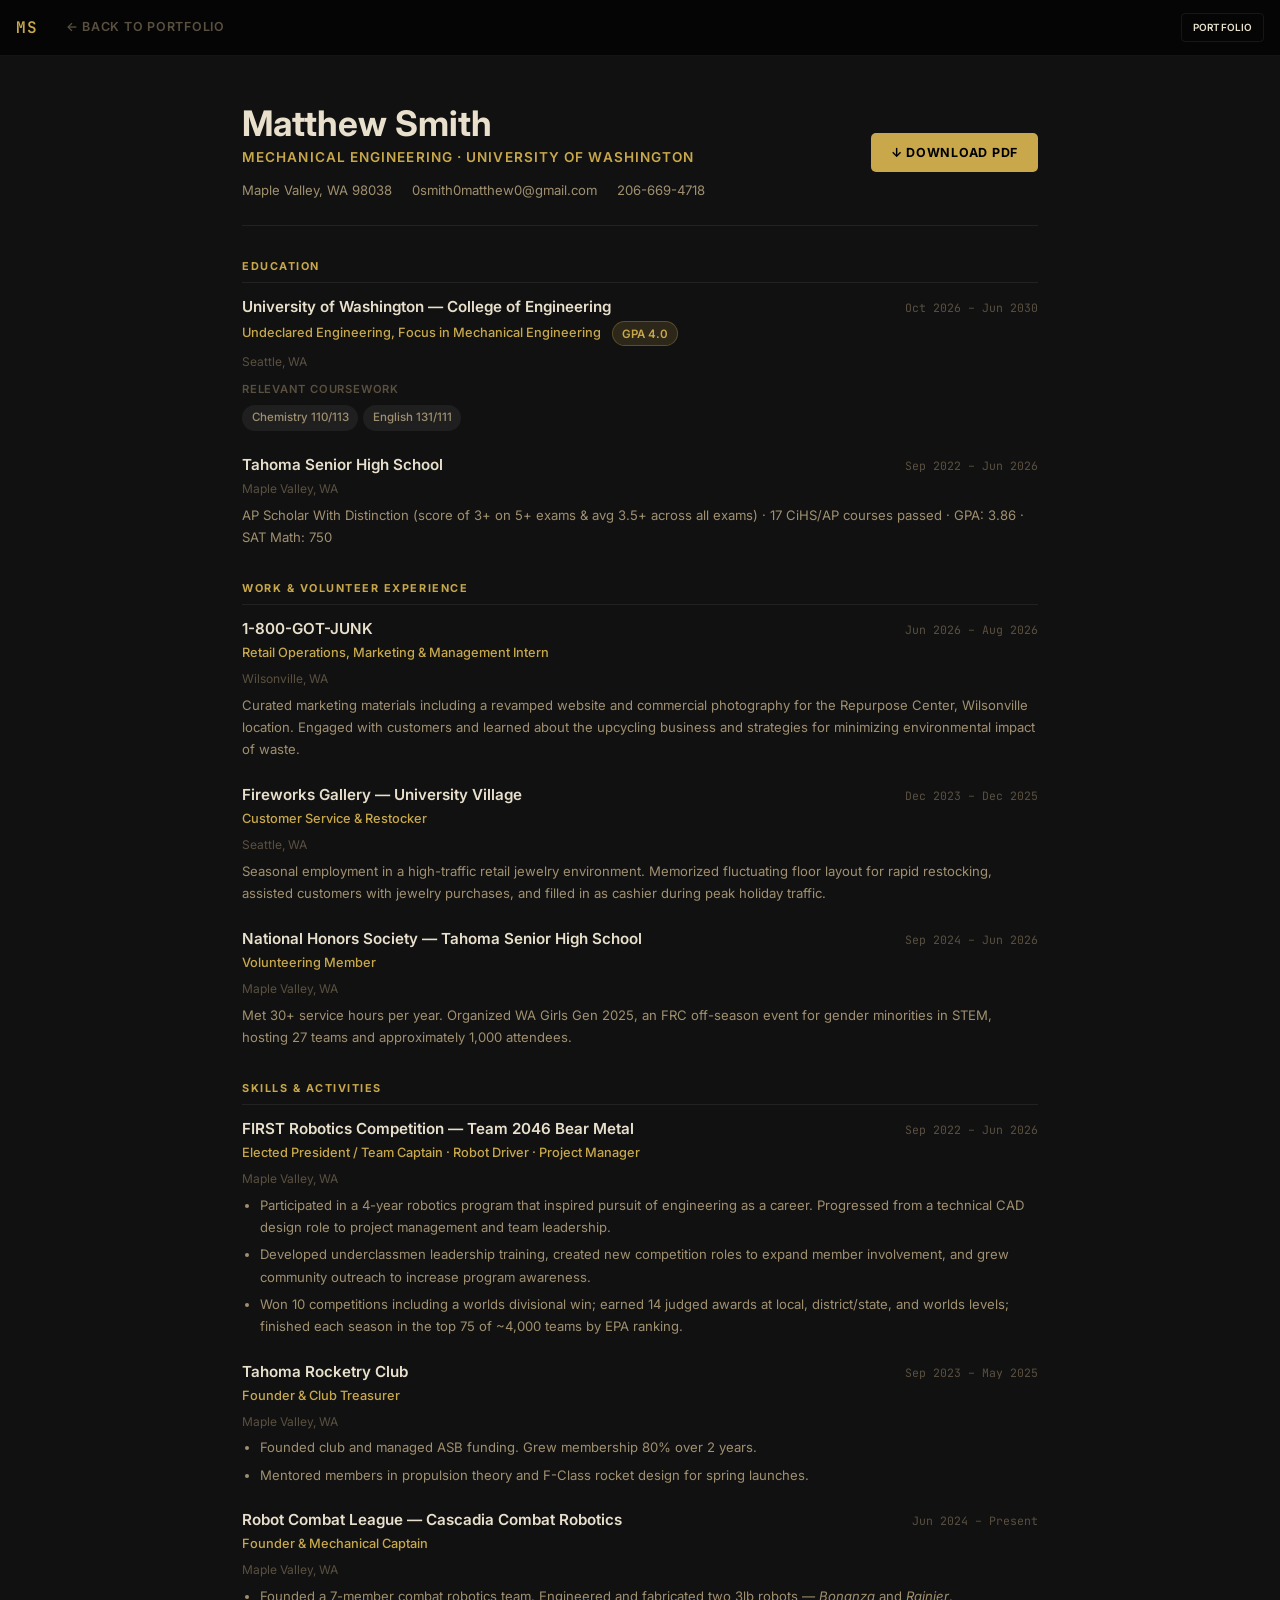
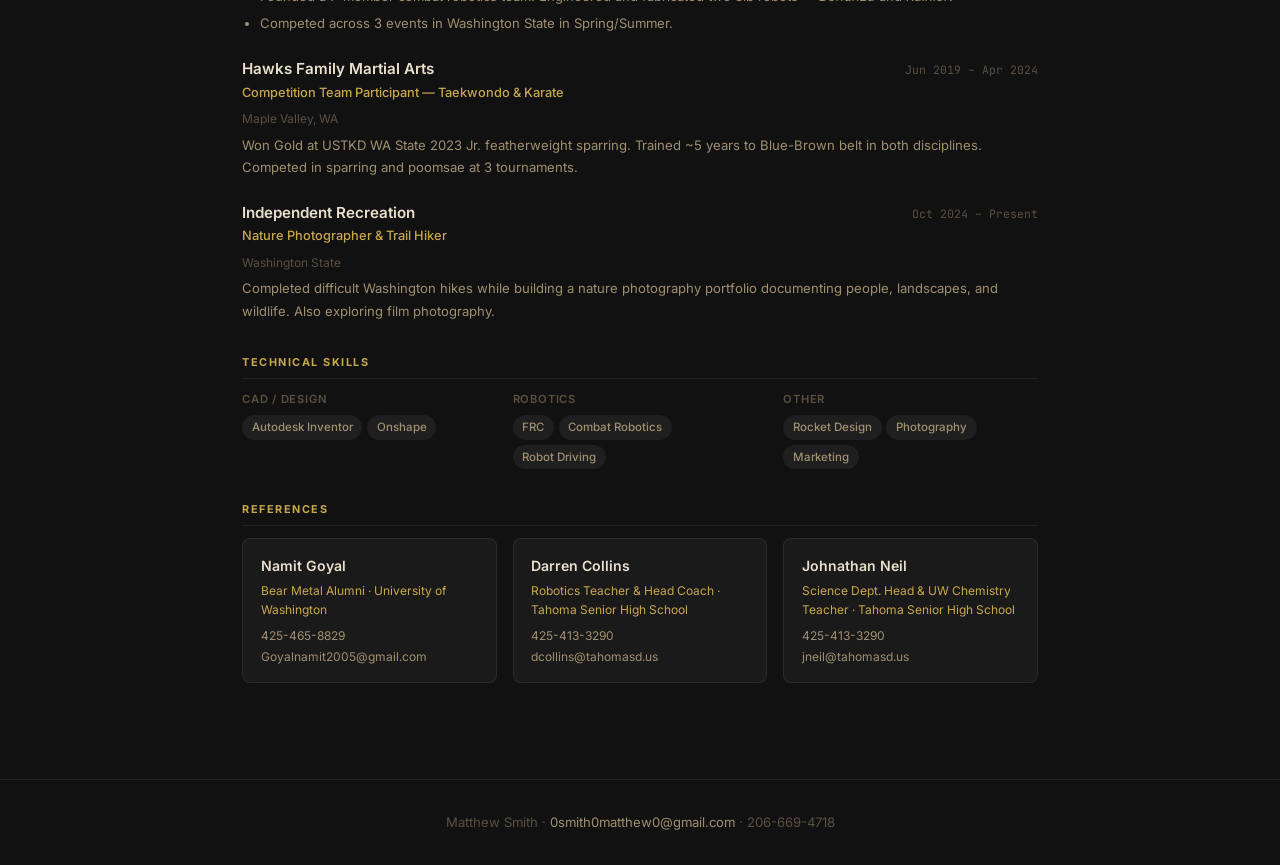
<file: resume.html>
<!DOCTYPE html>
<html lang="en" data-theme="dark">
<head>
  <meta charset="UTF-8"/>
  <meta name="viewport" content="width=device-width, initial-scale=1.0"/>
  <title>Matthew Smith — Resume</title>
  <link rel="preconnect" href="https://fonts.googleapis.com"/>
  <link href="https://fonts.googleapis.com/css2?family=Inter:wght@400;500;600;700&family=JetBrains+Mono:wght@400;600&display=swap" rel="stylesheet"/>
  <link rel="stylesheet" href="style.css"/>
  <style>
    .resume-page {
      max-width: 860px;
      margin: 0 auto;
      padding: calc(var(--header-h) + 3rem) 2rem 4rem;
    }

    .resume-header {
      display: flex;
      align-items: flex-start;
      justify-content: space-between;
      gap: 2rem;
      padding-bottom: 1.5rem;
      border-bottom: 1px solid var(--border);
      margin-bottom: 2rem;
      flex-wrap: wrap;
    }

    .resume-name {
      font-size: 2.2rem;
      font-weight: 700;
      color: var(--text-primary);
      margin: 0 0 0.25rem;
      line-height: 1.1;
    }

    .resume-title {
      font-size: 0.85rem;
      color: var(--accent);
      font-weight: 600;
      letter-spacing: 0.08em;
      text-transform: uppercase;
      margin: 0 0 0.75rem;
    }

    .resume-contact {
      display: flex;
      flex-wrap: wrap;
      gap: 0.4rem 1.25rem;
      font-size: 0.82rem;
      color: var(--text-secondary);
    }
    .resume-contact a { color: var(--text-secondary); transition: color 0.2s; }
    .resume-contact a:hover { color: var(--accent); }

    .pdf-btn {
      display: inline-flex;
      align-items: center;
      gap: 0.4rem;
      padding: 0.6rem 1.25rem;
      background: var(--accent);
      color: #000;
      font-size: 0.78rem;
      font-weight: 700;
      letter-spacing: 0.06em;
      text-transform: uppercase;
      border-radius: 5px;
      white-space: nowrap;
      transition: background 0.2s;
      flex-shrink: 0;
      align-self: center;
    }
    .pdf-btn:hover { background: var(--accent-dark); color: #fff; }

    .resume-section { margin-bottom: 2rem; }

    .resume-section-title {
      font-size: 0.68rem;
      font-weight: 700;
      letter-spacing: 0.14em;
      text-transform: uppercase;
      color: var(--accent);
      margin-bottom: 0.75rem;
      padding-bottom: 0.4rem;
      border-bottom: 1px solid var(--border);
    }

    .resume-entry { margin-bottom: 1.4rem; }

    .entry-header {
      display: flex;
      justify-content: space-between;
      align-items: baseline;
      gap: 1rem;
      flex-wrap: wrap;
      margin-bottom: 0.1rem;
    }

    .entry-title {
      font-size: 0.95rem;
      font-weight: 600;
      color: var(--text-primary);
    }

    .entry-date {
      font-size: 0.72rem;
      color: var(--text-muted);
      font-family: 'JetBrains Mono', monospace;
      white-space: nowrap;
    }

    .entry-sub {
      font-size: 0.8rem;
      color: var(--accent);
      font-weight: 500;
      margin-bottom: 0.35rem;
    }

    .entry-loc {
      font-size: 0.75rem;
      color: var(--text-muted);
      margin-bottom: 0.35rem;
    }

    .entry-detail {
      font-size: 0.82rem;
      color: var(--text-secondary);
      line-height: 1.7;
    }

    .entry-detail ul {
      margin: 0.3rem 0 0 1.1rem;
      padding: 0;
    }
    .entry-detail li { margin-bottom: 0.3rem; }

    .skills-grid {
      display: grid;
      grid-template-columns: repeat(auto-fill, minmax(190px, 1fr));
      gap: 1rem;
    }

    .skill-group-title {
      font-size: 0.7rem;
      font-weight: 600;
      letter-spacing: 0.07em;
      text-transform: uppercase;
      color: var(--text-muted);
      margin-bottom: 0.4rem;
    }

    .skill-tags { display: flex; flex-wrap: wrap; gap: 0.3rem; }

    .skill-tag {
      padding: 0.2rem 0.6rem;
      border-radius: 999px;
      background: var(--tag-bg);
      color: var(--text-secondary);
      font-size: 0.72rem;
      font-weight: 500;
    }

    .gpa-badge {
      display: inline-block;
      padding: 0.15rem 0.55rem;
      border-radius: 999px;
      background: rgba(200,168,75,0.15);
      border: 1px solid rgba(200,168,75,0.3);
      color: var(--accent);
      font-size: 0.72rem;
      font-weight: 600;
      margin-left: 0.5rem;
      vertical-align: middle;
    }

    .ref-grid {
      display: grid;
      grid-template-columns: repeat(auto-fill, minmax(240px, 1fr));
      gap: 1rem;
    }

    .ref-card {
      background: var(--card-bg);
      border: 1px solid var(--border);
      border-radius: 8px;
      padding: 1rem 1.1rem;
    }

    .ref-name {
      font-size: 0.88rem;
      font-weight: 600;
      color: var(--text-primary);
      margin-bottom: 0.2rem;
    }

    .ref-role {
      font-size: 0.75rem;
      color: var(--accent);
      margin-bottom: 0.4rem;
    }

    .ref-contact {
      font-size: 0.75rem;
      color: var(--text-secondary);
      display: flex;
      flex-direction: column;
      gap: 0.15rem;
    }
    .ref-contact a { color: var(--text-secondary); transition: color 0.2s; }
    .ref-contact a:hover { color: var(--accent); }

    @media (max-width: 600px) {
      .resume-header { flex-direction: column; }
      .pdf-btn { align-self: flex-start; }
    }
  </style>
</head>
<body>

  <header class="site-header">
    <a class="site-logo" href="index.html">MS</a>
    <nav class="proj-nav">
      <a href="index.html">← Back to Portfolio</a>
    </nav>
    <a class="resume-btn" href="index.html">Portfolio</a>
    <button class="burger" id="burger" aria-label="Menu">&#9776;</button>
  </header>

  <div class="mobile-nav" id="mobileNav">
    <a href="index.html">← Back to Portfolio</a>
  </div>

  <main class="resume-page">

    <!-- ── HEADER ── -->
    <div class="resume-header">
      <div>
        <h1 class="resume-name">Matthew Smith</h1>
        <p class="resume-title">Mechanical Engineering · University of Washington</p>
        <div class="resume-contact">
          <span>Maple Valley, WA 98038</span>
          <a href="mailto:0smith0matthew0@gmail.com">0smith0matthew0@gmail.com</a>
          <a href="tel:2066694718">206-669-4718</a>
        </div>
      </div>
      <a class="pdf-btn" href="assets/matthew-smith-resume.pdf" target="_blank">↓ Download PDF</a>
    </div>

    <!-- ── EDUCATION ── -->
    <div class="resume-section">
      <div class="resume-section-title">Education</div>

      <div class="resume-entry">
        <div class="entry-header">
          <span class="entry-title">University of Washington — College of Engineering</span>
          <span class="entry-date">Oct 2026 – Jun 2030</span>
        </div>
        <div class="entry-sub">Undeclared Engineering, Focus in Mechanical Engineering <span class="gpa-badge">GPA 4.0</span></div>
        <div class="entry-loc">Seattle, WA</div>
        <div class="entry-detail">
          <span class="skill-group-title">Relevant Coursework</span>
          <div class="skill-tags" style="margin-top:0.35rem">
            <span class="skill-tag">Chemistry 110/113</span>
            <span class="skill-tag">English 131/111</span>
          </div>
        </div>
      </div>

      <div class="resume-entry">
        <div class="entry-header">
          <span class="entry-title">Tahoma Senior High School</span>
          <span class="entry-date">Sep 2022 – Jun 2026</span>
        </div>
        <div class="entry-loc">Maple Valley, WA</div>
        <div class="entry-detail">
          AP Scholar With Distinction (score of 3+ on 5+ exams &amp; avg 3.5+ across all exams) · 17 CiHS/AP courses passed · GPA: 3.86 · SAT Math: 750
        </div>
      </div>
    </div>

    <!-- ── WORK / VOLUNTEER ── -->
    <div class="resume-section">
      <div class="resume-section-title">Work &amp; Volunteer Experience</div>

      <div class="resume-entry">
        <div class="entry-header">
          <span class="entry-title">1-800-GOT-JUNK</span>
          <span class="entry-date">Jun 2026 – Aug 2026</span>
        </div>
        <div class="entry-sub">Retail Operations, Marketing &amp; Management Intern</div>
        <div class="entry-loc">Wilsonville, WA</div>
        <div class="entry-detail">
          Curated marketing materials including a revamped website and commercial photography for the Repurpose Center, Wilsonville location. Engaged with customers and learned about the upcycling business and strategies for minimizing environmental impact of waste.
        </div>
      </div>

      <div class="resume-entry">
        <div class="entry-header">
          <span class="entry-title">Fireworks Gallery — University Village</span>
          <span class="entry-date">Dec 2023 – Dec 2025</span>
        </div>
        <div class="entry-sub">Customer Service &amp; Restocker</div>
        <div class="entry-loc">Seattle, WA</div>
        <div class="entry-detail">
          Seasonal employment in a high-traffic retail jewelry environment. Memorized fluctuating floor layout for rapid restocking, assisted customers with jewelry purchases, and filled in as cashier during peak holiday traffic.
        </div>
      </div>

      <div class="resume-entry">
        <div class="entry-header">
          <span class="entry-title">National Honors Society — Tahoma Senior High School</span>
          <span class="entry-date">Sep 2024 – Jun 2026</span>
        </div>
        <div class="entry-sub">Volunteering Member</div>
        <div class="entry-loc">Maple Valley, WA</div>
        <div class="entry-detail">
          Met 30+ service hours per year. Organized WA Girls Gen 2025, an FRC off-season event for gender minorities in STEM, hosting 27 teams and approximately 1,000 attendees.
        </div>
      </div>
    </div>

    <!-- ── SKILLS & ACTIVITIES ── -->
    <div class="resume-section">
      <div class="resume-section-title">Skills &amp; Activities</div>

      <div class="resume-entry">
        <div class="entry-header">
          <span class="entry-title">FIRST Robotics Competition — Team 2046 Bear Metal</span>
          <span class="entry-date">Sep 2022 – Jun 2026</span>
        </div>
        <div class="entry-sub">Elected President / Team Captain · Robot Driver · Project Manager</div>
        <div class="entry-loc">Maple Valley, WA</div>
        <div class="entry-detail">
          <ul>
            <li>Participated in a 4-year robotics program that inspired pursuit of engineering as a career. Progressed from a technical CAD design role to project management and team leadership.</li>
            <li>Developed underclassmen leadership training, created new competition roles to expand member involvement, and grew community outreach to increase program awareness.</li>
            <li>Won 10 competitions including a worlds divisional win; earned 14 judged awards at local, district/state, and worlds levels; finished each season in the top 75 of ~4,000 teams by EPA ranking.</li>
          </ul>
        </div>
      </div>

      <div class="resume-entry">
        <div class="entry-header">
          <span class="entry-title">Tahoma Rocketry Club</span>
          <span class="entry-date">Sep 2023 – May 2025</span>
        </div>
        <div class="entry-sub">Founder &amp; Club Treasurer</div>
        <div class="entry-loc">Maple Valley, WA</div>
        <div class="entry-detail">
          <ul>
            <li>Founded club and managed ASB funding. Grew membership 80% over 2 years.</li>
            <li>Mentored members in propulsion theory and F-Class rocket design for spring launches.</li>
          </ul>
        </div>
      </div>

      <div class="resume-entry">
        <div class="entry-header">
          <span class="entry-title">Robot Combat League — Cascadia Combat Robotics</span>
          <span class="entry-date">Jun 2024 – Present</span>
        </div>
        <div class="entry-sub">Founder &amp; Mechanical Captain</div>
        <div class="entry-loc">Maple Valley, WA</div>
        <div class="entry-detail">
          <ul>
            <li>Founded a 7-member combat robotics team. Engineered and fabricated two 3lb robots — <em>Bonanza</em> and <em>Rainier</em>.</li>
            <li>Competed across 3 events in Washington State in Spring/Summer.</li>
          </ul>
        </div>
      </div>

      <div class="resume-entry">
        <div class="entry-header">
          <span class="entry-title">Hawks Family Martial Arts</span>
          <span class="entry-date">Jun 2019 – Apr 2024</span>
        </div>
        <div class="entry-sub">Competition Team Participant — Taekwondo &amp; Karate</div>
        <div class="entry-loc">Maple Valley, WA</div>
        <div class="entry-detail">
          Won Gold at USTKD WA State 2023 Jr. featherweight sparring. Trained ~5 years to Blue-Brown belt in both disciplines. Competed in sparring and poomsae at 3 tournaments.
        </div>
      </div>

      <div class="resume-entry">
        <div class="entry-header">
          <span class="entry-title">Independent Recreation</span>
          <span class="entry-date">Oct 2024 – Present</span>
        </div>
        <div class="entry-sub">Nature Photographer &amp; Trail Hiker</div>
        <div class="entry-loc">Washington State</div>
        <div class="entry-detail">
          Completed difficult Washington hikes while building a nature photography portfolio documenting people, landscapes, and wildlife. Also exploring film photography.
        </div>
      </div>
    </div>

    <!-- ── TECHNICAL SKILLS ── -->
    <div class="resume-section">
      <div class="resume-section-title">Technical Skills</div>
      <div class="skills-grid">
        <div>
          <div class="skill-group-title">CAD / Design</div>
          <div class="skill-tags">
            <span class="skill-tag">Autodesk Inventor</span>
            <span class="skill-tag">Onshape</span>
          </div>
        </div>
        <div>
          <div class="skill-group-title">Robotics</div>
          <div class="skill-tags">
            <span class="skill-tag">FRC</span>
            <span class="skill-tag">Combat Robotics</span>
            <span class="skill-tag">Robot Driving</span>
          </div>
        </div>
        <div>
          <div class="skill-group-title">Other</div>
          <div class="skill-tags">
            <span class="skill-tag">Rocket Design</span>
            <span class="skill-tag">Photography</span>
            <span class="skill-tag">Marketing</span>
          </div>
        </div>
      </div>
    </div>

    <!-- ── REFERENCES ── -->
    <div class="resume-section">
      <div class="resume-section-title">References</div>
      <div class="ref-grid">
        <div class="ref-card">
          <div class="ref-name">Namit Goyal</div>
          <div class="ref-role">Bear Metal Alumni · University of Washington</div>
          <div class="ref-contact">
            <a href="tel:4254658829">425-465-8829</a>
            <a href="mailto:Goyalnamit2005@gmail.com">Goyalnamit2005@gmail.com</a>
          </div>
        </div>
        <div class="ref-card">
          <div class="ref-name">Darren Collins</div>
          <div class="ref-role">Robotics Teacher &amp; Head Coach · Tahoma Senior High School</div>
          <div class="ref-contact">
            <a href="tel:4254133290">425-413-3290</a>
            <a href="mailto:dcollins@tahomasd.us">dcollins@tahomasd.us</a>
          </div>
        </div>
        <div class="ref-card">
          <div class="ref-name">Johnathan Neil</div>
          <div class="ref-role">Science Dept. Head &amp; UW Chemistry Teacher · Tahoma Senior High School</div>
          <div class="ref-contact">
            <a href="tel:4254133290">425-413-3290</a>
            <a href="mailto:jneil@tahomasd.us">jneil@tahomasd.us</a>
          </div>
        </div>
      </div>
    </div>

  </main>

  <footer class="site-footer">
    <p>Matthew Smith &middot; <a href="mailto:0smith0matthew0@gmail.com">0smith0matthew0@gmail.com</a> &middot; 206-669-4718</p>
  </footer>

  <script>
    document.getElementById('burger').addEventListener('click', () => {
      document.getElementById('mobileNav').classList.toggle('open');
    });
  </script>

</body>
</html>
</file>
<file: style.css>
/* ── Reset & base ─────────────────────────────────────────── */
*, *::before, *::after { box-sizing: border-box; margin: 0; padding: 0; }

:root {
  --accent: #a07828;
  --accent-dark: #7a5a18;
  --bg-base: #f5f2ec;
  --bg-section-a: #eeebe3;
  --bg-section-b: #e8e0cc;
  --text-primary: #1a1610;
  --text-secondary: #5a4e38;
  --text-muted: #9a8e78;
  --header-bg: rgba(245,242,236,0.93);
  --header-border: rgba(0,0,0,0.08);
  --card-bg: rgba(0,0,0,0.04);
  --tag-bg: rgba(0,0,0,0.06);
  --border: rgba(0,0,0,0.08);
  --header-h: 56px;
}

[data-theme="dark"] {
  --accent: #c8a84b;
  --accent-dark: #a8882e;
  --bg-base: #111111;
  --bg-section-a: #161616;
  --bg-section-b: #1e1a0e;
  --text-primary: #e8e0cc;
  --text-secondary: #a09070;
  --text-muted: #5a5040;
  --header-bg: rgba(6,6,6,0.95);
  --header-border: rgba(255,255,255,0.06);
  --card-bg: rgba(255,255,255,0.04);
  --tag-bg: rgba(255,255,255,0.06);
  --border: rgba(255,255,255,0.07);
}

html { scroll-behavior: smooth; }

body {
  font-family: 'Inter', sans-serif;
  background: var(--bg-base);
  color: var(--text-primary);
  line-height: 1.6;
  transition: background 0.3s, color 0.3s;
}

a { color: inherit; text-decoration: none; }

/* ── Site header ──────────────────────────────────────────── */
.site-header {
  position: fixed;
  top: 0; left: 0; right: 0;
  height: var(--header-h);
  display: flex;
  align-items: center;
  background: var(--header-bg);
  backdrop-filter: blur(10px);
  border-bottom: 1px solid var(--header-border);
  z-index: 100;
  padding: 0 1rem;
  gap: 0;
}

.site-logo {
  font-family: 'JetBrains Mono', monospace;
  font-weight: 600;
  font-size: 1rem;
  color: var(--accent);
  letter-spacing: 0.05em;
  margin-right: 0.75rem;
  white-space: nowrap;
}

.proj-nav {
  display: flex;
  align-items: center;
  flex: 1;
  overflow-x: auto;
  scrollbar-width: none;
}
.proj-nav::-webkit-scrollbar { display: none; }

.proj-nav a {
  padding: 0 1rem;
  height: var(--header-h);
  display: flex;
  align-items: center;
  font-size: 0.78rem;
  font-weight: 600;
  letter-spacing: 0.06em;
  text-transform: uppercase;
  color: var(--text-muted);
  white-space: nowrap;
  border-bottom: 2px solid transparent;
  transition: color 0.2s, border-color 0.2s;
}
.proj-nav a:hover { color: var(--text-primary); }
.proj-nav a.active { color: var(--accent); border-bottom-color: var(--accent); }

.resume-btn {
  margin-left: 0.4rem;
  padding: 0.35rem 0.65rem;
  border: 1px solid var(--border);
  border-radius: 4px;
  font-size: 0.62rem;
  font-weight: 600;
  letter-spacing: 0.02em;
  text-transform: uppercase;
  color: var(--text-primary);
  white-space: nowrap;
  transition: border-color 0.2s, color 0.2s;
}
.resume-btn:hover { border-color: var(--accent); color: var(--accent); }



.burger {
  display: none;
  background: none;
  border: none;
  color: var(--text-primary);
  font-size: 1.4rem;
  cursor: pointer;
  margin-left: auto;
  padding: 0.25rem;
}

.mobile-nav {
  display: none;
  flex-direction: column;
  position: fixed;
  top: var(--header-h); left: 0; right: 0;
  background: #060606;
  border-bottom: 1px solid rgba(255,255,255,0.08);
  z-index: 99;
  padding: 0.5rem 0;
}
.mobile-nav.open { display: flex; }
.mobile-nav a {
  padding: 0.85rem 1.5rem;
  font-size: 0.85rem;
  font-weight: 600;
  letter-spacing: 0.05em;
  text-transform: uppercase;
  color: var(--text-secondary);
  border-bottom: 1px solid rgba(255,255,255,0.04);
  transition: color 0.15s, background 0.15s;
}
.mobile-nav a:hover { color: var(--text-primary); background: rgba(255,255,255,0.03); }

/* ── Lightbox ─────────────────────────────────────────────── */
.lightbox {
  display: none;
  position: fixed;
  inset: 0;
  background: rgba(0,0,0,0.92);
  z-index: 200;
  align-items: center;
  justify-content: center;
  flex-direction: column;
}
.lightbox.open { display: flex; }

.lb-img-wrap {
  max-width: 90vw;
  max-height: 82vh;
  display: flex;
  align-items: center;
  justify-content: center;
}
.lb-img-wrap img {
  max-width: 100%;
  max-height: 82vh;
  object-fit: contain;
  border-radius: 6px;
}

.lb-close {
  position: fixed;
  top: 1.25rem; right: 1.5rem;
  background: rgba(255,255,255,0.1);
  border: none;
  color: #fff;
  font-size: 1.2rem;
  width: 38px; height: 38px;
  border-radius: 50%;
  cursor: pointer;
  transition: background 0.2s;
  display: flex; align-items: center; justify-content: center;
}
.lb-close:hover { background: rgba(255,255,255,0.25); }

.lb-arrow {
  position: fixed;
  top: 50%;
  transform: translateY(-50%);
  background: rgba(255,255,255,0.1);
  border: none;
  color: #fff;
  font-size: 2.5rem;
  width: 52px; height: 52px;
  border-radius: 50%;
  cursor: pointer;
  transition: background 0.2s;
  display: flex; align-items: center; justify-content: center;
  line-height: 1;
}
.lb-arrow:hover { background: rgba(255,255,255,0.25); }
.lb-prev { left: 1.25rem; }
.lb-next { right: 1.25rem; }

.lb-counter {
  margin-top: 1rem;
  font-size: 0.8rem;
  color: rgba(255,255,255,0.45);
  font-family: 'JetBrains Mono', monospace;
}

/* ── Shared arrow / dot ───────────────────────────────────── */
.arrow {
  position: absolute;
  top: 50%; transform: translateY(-50%);
  background: rgba(0,0,0,0.5);
  border: none; color: #fff;
  font-size: 1.6rem;
  width: 38px; height: 38px;
  border-radius: 50%;
  cursor: pointer; z-index: 2;
  display: flex; align-items: center; justify-content: center;
  line-height: 1;
  transition: background 0.2s;
}
.arrow:hover { background: rgba(0,0,0,0.82); }
.arrow-l { left: 0.6rem; }
.arrow-r { right: 0.6rem; }

.dots {
  position: absolute;
  bottom: 0.65rem; left: 50%; transform: translateX(-50%);
  display: flex; gap: 6px; z-index: 2;
}
.dot {
  width: 7px; height: 7px;
  border-radius: 50%;
  background: rgba(255,255,255,0.28);
  border: none; cursor: pointer; padding: 0;
  transition: background 0.2s;
}
.dot.active { background: #fff; }

/* ── Hero ─────────────────────────────────────────────────── */
.hero {
  display: grid;
  grid-template-columns: 1fr 1fr;
  min-height: 100vh;
  padding-top: var(--header-h);
}

.hero-gallery {
  position: relative;
  overflow: hidden;
  background: var(--card-bg);
}

.slides { position: relative; width: 100%; height: 100%; }

.slide {
  position: absolute; inset: 0;
  background-size: cover;
  background-position: center;
  opacity: 0;
  transition: opacity 0.9s ease;
}
.slide.active { opacity: 1; }

.hero-bio {
  display: flex;
  flex-direction: column;
  justify-content: center;
  padding: 4rem 5rem;
  background: var(--bg-base);
}

.eyebrow {
  font-size: 0.72rem;
  font-weight: 600;
  letter-spacing: 0.14em;
  text-transform: uppercase;
  color: var(--accent);
  margin-bottom: 0.75rem;
}

.hero-bio h1 {
  font-size: 3.2rem;
  font-weight: 700;
  line-height: 1.1;
  margin-bottom: 0.5rem;
}

.tagline {
  font-size: 0.95rem;
  color: var(--text-muted);
  letter-spacing: 0.04em;
  margin-bottom: 1.5rem;
}

.bio {
  font-size: 0.97rem;
  line-height: 1.78;
  color: var(--text-secondary);
  max-width: 480px;
  margin-bottom: 2rem;
}

.bio-links { display: flex; gap: 0.75rem; flex-wrap: wrap; }

.bio-links a {
  padding: 0.5rem 1.2rem;
  border: 1px solid var(--border);
  border-radius: 4px;
  font-size: 0.84rem;
  font-weight: 500;
  color: var(--text-secondary);
  transition: border-color 0.2s, color 0.2s;
}
.bio-links a:hover { border-color: var(--accent); color: var(--accent); }
.bio-links a.accent {
  background: var(--accent); border-color: transparent;
  color: #fff; font-weight: 600;
}
.bio-links a.accent:hover { background: var(--accent-dark); }

/* ── Page body layout ─────────────────────────────────────── */
.page-body { display: flex; position: relative; }

/* ── Project sections ─────────────────────────────────────── */
.projects-col { flex: 1; min-width: 0; }

.project {
  border-top: 1px solid var(--border);
  padding: 4rem 4rem 4rem 3rem;
}
.project:nth-child(odd)  { background: var(--bg-section-a); }
.project:nth-child(even) { background: var(--bg-section-b); }

.proj-inner {
  display: grid;
  grid-template-columns: 1fr 1fr;
  gap: 3.5rem;
  align-items: start;         /* start so sticky works correctly */
  max-width: 1300px;
  margin: 0 auto;
}

/* ── Sticky image panel ───────────────────────────────────── */
.proj-left {
  position: sticky;
  top: calc(var(--header-h) + 1.5rem);
  /* stops sticking before it leaves the section */
}

.proj-slider {
  border-radius: 10px;
  overflow: hidden;
  background: rgba(0,0,0,0.35);
}

/* View-toggle bubble selector */
.view-tabs {
  display: flex;
  align-items: center;
  background: var(--card-bg);
  padding: 5px;
  border-bottom: 1px solid var(--border);
  position: relative;
  overflow: hidden;
}

/* The sliding bubble */
.view-tabs-bubble {
  position: absolute;
  top: 5px;
  height: calc(100% - 10px);
  background: var(--accent);
  border-radius: 5px;
  transition: left 0.25s cubic-bezier(0.4,0,0.2,1), width 0.25s cubic-bezier(0.4,0,0.2,1);
  pointer-events: none;
  z-index: 0;
  opacity: 0.15;
}

.view-tab {
  position: relative;
  z-index: 1;
  padding: 0.28rem 0.8rem;
  font-size: 0.68rem;
  font-weight: 600;
  letter-spacing: 0.07em;
  text-transform: uppercase;
  color: var(--text-muted);
  background: transparent;
  border: none;
  border-radius: 5px;
  cursor: pointer;
  transition: color 0.2s;
  white-space: nowrap;
  flex-shrink: 0;
}
.view-tab:hover { color: var(--text-secondary); }
.view-tab.active { color: var(--accent); }

.proj-slides {
  position: relative;
  aspect-ratio: 4/3;
  background: var(--card-bg);
}

.proj-slide {
  position: absolute; inset: 0;
  opacity: 0;
  transition: opacity 0.35s ease;
  display: flex; align-items: center; justify-content: center;
  cursor: zoom-in;
}
.proj-slide.active { opacity: 1; }

.proj-slide img {
  width: 100%; height: 100%;
  object-fit: contain;
  padding: 0.75rem;
  display: block;
}

/* ── Project info (right, scrolls naturally) ──────────────── */
.proj-info {
  display: flex;
  flex-direction: column;
  gap: 0.8rem;
  padding-top: 0.25rem;
}

.proj-num {
  font-family: 'JetBrains Mono', monospace;
  font-size: 0.72rem;
  font-weight: 600;
  letter-spacing: 0.16em;
  color: var(--accent);
  text-transform: uppercase;
}

.proj-info h2 {
  font-size: 2.1rem;
  font-weight: 700;
  line-height: 1.15;
  color: var(--text-primary);
}

.proj-sub {
  font-size: 0.85rem;
  color: var(--text-secondary);
  line-height: 1.5;
}

.proj-sub em {
  font-style: italic;
  color: var(--accent);
  font-weight: 600;
}

.proj-desc {
  font-size: 0.95rem;
  line-height: 1.78;
  color: var(--text-secondary);
}

.tags { display: flex; flex-wrap: wrap; gap: 0.35rem; }

.tags span {
  padding: 0.22rem 0.65rem;
  border-radius: 999px;
  background: var(--tag-bg);
  color: var(--text-secondary);
  font-size: 0.73rem;
  font-weight: 500;
}

.meta {
  display: flex;
  gap: 1.5rem;
  flex-wrap: wrap;
  padding-top: 0.75rem;
  border-top: 1px solid var(--border);
  margin-top: 0.25rem;
}

.meta > div { display: flex; flex-direction: column; gap: 0.2rem; }

.meta label {
  font-size: 0.67rem;
  text-transform: uppercase;
  letter-spacing: 0.1em;
  color: var(--text-muted);
}

.meta span {
  font-size: 0.86rem;
  font-weight: 500;
  color: var(--text-primary);
}

/* ── Footer ───────────────────────────────────────────────── */
.site-footer {
  padding: 2rem 4rem;
  background: var(--bg-base);
  border-top: 1px solid var(--border);
  text-align: center;
  font-size: 0.82rem;
  color: var(--text-muted);
}
.site-footer a { color: var(--text-secondary); transition: color 0.2s; }
.site-footer a:hover { color: var(--accent); }

/* ── Mobile ───────────────────────────────────────────────── */
@media (max-width: 960px) {
  .proj-nav, .resume-btn { display: none; }
  .burger { display: block; }

  .hero { grid-template-columns: 1fr; min-height: unset; }
  .hero-gallery { height: 60vw; min-height: 240px; }
  .hero-bio { padding: 2.5rem 1.5rem; }
  .hero-bio h1 { font-size: 2.2rem; }

  .timeline { display: none; }

  .project { padding: 3rem 1.5rem; }

  .proj-inner {
    grid-template-columns: 1fr;
    gap: 1.75rem;
  }

  /* image on top, text below on mobile */
  .proj-left {
    position: relative;
    top: unset;
    order: -1;
  }
}
</file>
